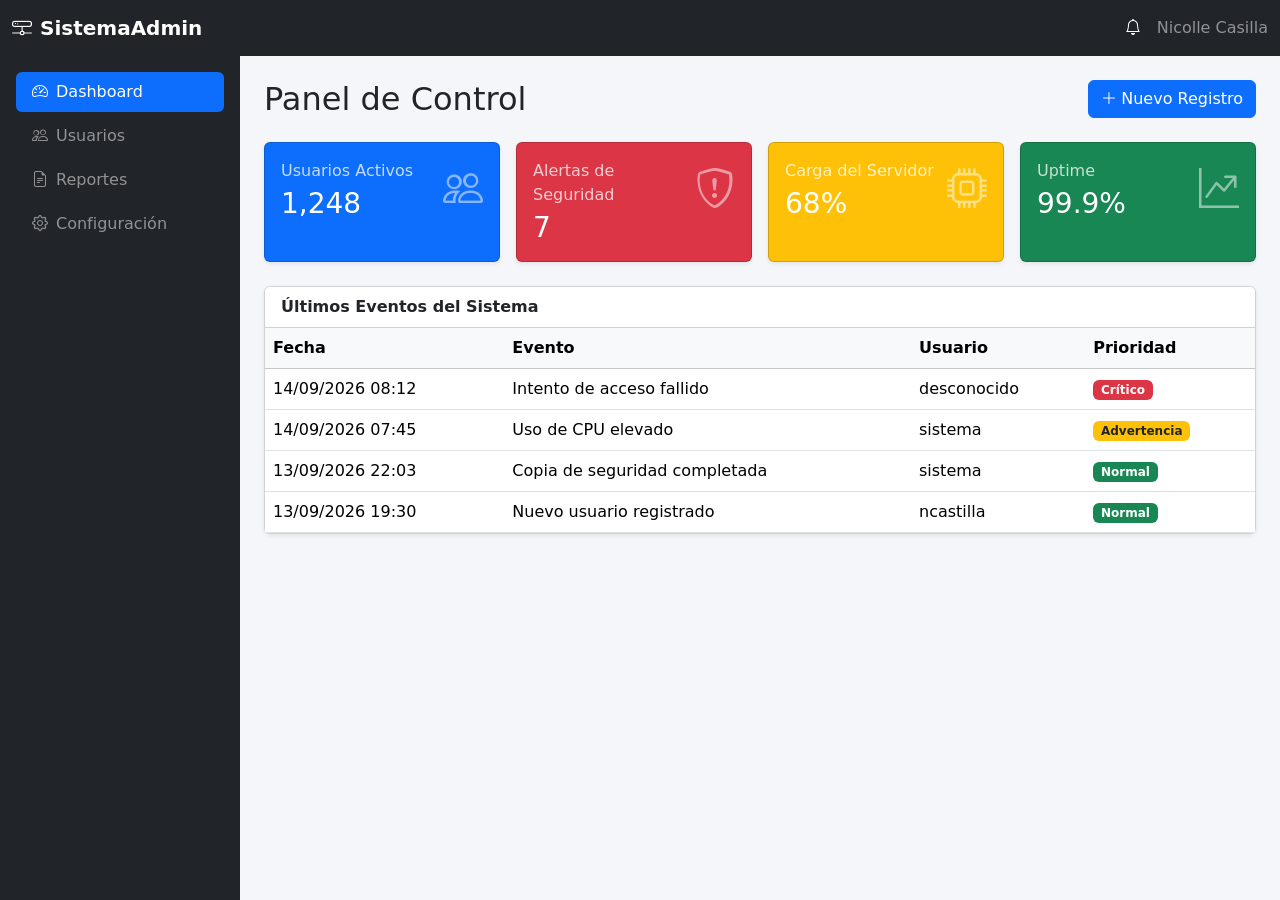
<file: Ejercicios/Ejercicio 01/index.html>
<!DOCTYPE html>
<html lang="es">
<head>
<meta charset="utf-8">
<meta name="viewport" content="width=device-width, initial-scale=1">
<title>Panel de Control | Sistema de Gestión</title>
<link href="https://cdn.jsdelivr.net/npm/bootstrap@5.3.3/dist/css/bootstrap.min.css" rel="stylesheet">
<link href="https://cdn.jsdelivr.net/npm/bootstrap-icons@1.11.3/font/bootstrap-icons.css" rel="stylesheet">
<style>
 
  body { padding-top: 56px; background-color: #f4f6f9; }
  #sidebar {
    position: fixed;
    top: 56px;
    bottom: 0;
    left: 0;
    width: 240px;
    overflow-y: auto;
  }
  main { margin-left: 0; }
  @media (min-width: 992px) {
    main { margin-left: 240px; }
  }
</style>
</head>
<body>

<nav class="navbar navbar-dark bg-dark fixed-top">
  <div class="container-fluid">
    <button class="btn btn-outline-light d-lg-none me-2" type="button"
            data-bs-toggle="offcanvas" data-bs-target="#sidebarOffcanvas" aria-controls="sidebarOffcanvas">
      <i class="bi bi-list"></i>
    </button>
    <a class="navbar-brand fw-bold" href="#">
      <i class="bi bi-hdd-network me-2"></i>SistemaAdmin
    </a>
    <div class="d-flex align-items-center gap-3">
      <i class="bi bi-bell text-white"></i>
      <span class="navbar-text text-white-50">Nicolle Casilla</span>
    </div>
  </div>
</nav>

<div id="sidebar" class="d-none d-lg-block bg-dark text-white p-3">
  <ul class="nav nav-pills flex-column mb-auto">
    <li class="nav-item"><a href="#" class="nav-link active text-white mb-1"><i class="bi bi-speedometer2 me-2"></i>Dashboard</a></li>
    <li class="nav-item"><a href="#" class="nav-link text-white-50 mb-1"><i class="bi bi-people me-2"></i>Usuarios</a></li>
    <li class="nav-item"><a href="#" class="nav-link text-white-50 mb-1"><i class="bi bi-file-earmark-text me-2"></i>Reportes</a></li>
    <li class="nav-item"><a href="#" class="nav-link text-white-50 mb-1"><i class="bi bi-gear me-2"></i>Configuración</a></li>
  </ul>
</div>

<div class="offcanvas offcanvas-start bg-dark text-white d-lg-none" tabindex="-1" id="sidebarOffcanvas">
  <div class="offcanvas-header">
    <h5 class="offcanvas-title">Menú</h5>
    <button type="button" class="btn-close btn-close-white" data-bs-dismiss="offcanvas"></button>
  </div>
  <div class="offcanvas-body">
    <ul class="nav nav-pills flex-column">
      <li class="nav-item"><a href="#" class="nav-link active text-white mb-1"><i class="bi bi-speedometer2 me-2"></i>Dashboard</a></li>
      <li class="nav-item"><a href="#" class="nav-link text-white-50 mb-1"><i class="bi bi-people me-2"></i>Usuarios</a></li>
      <li class="nav-item"><a href="#" class="nav-link text-white-50 mb-1"><i class="bi bi-file-earmark-text me-2"></i>Reportes</a></li>
      <li class="nav-item"><a href="#" class="nav-link text-white-50 mb-1"><i class="bi bi-gear me-2"></i>Configuración</a></li>
    </ul>
  </div>
</div>

<main class="p-4">
  <div class="d-flex justify-content-between align-items-center mb-4">
    <h2 class="mb-0">Panel de Control</h2>
    <button class="btn btn-primary" data-bs-toggle="modal" data-bs-target="#modalRegistro">
      <i class="bi bi-plus-lg me-1"></i>Nuevo Registro
    </button>
  </div>

  <div class="row g-3 mb-4">
    <div class="col-12 col-md-6 col-lg-3">
      <div class="card text-white bg-primary shadow-sm h-100">
        <div class="card-body">
          <div class="d-flex justify-content-between">
            <div>
              <p class="mb-1 opacity-75">Usuarios Activos</p>
              <h3 class="mb-0">1,248</h3>
            </div>
            <i class="bi bi-people fs-1 opacity-50"></i>
          </div>
        </div>
      </div>
    </div>
    <div class="col-12 col-md-6 col-lg-3">
      <div class="card text-white bg-danger shadow-sm h-100">
        <div class="card-body">
          <div class="d-flex justify-content-between">
            <div>
              <p class="mb-1 opacity-75">Alertas de Seguridad</p>
              <h3 class="mb-0">7</h3>
            </div>
            <i class="bi bi-shield-exclamation fs-1 opacity-50"></i>
          </div>
        </div>
      </div>
    </div>
    <div class="col-12 col-md-6 col-lg-3">
      <div class="card text-white bg-warning shadow-sm h-100">
        <div class="card-body">
          <div class="d-flex justify-content-between">
            <div>
              <p class="mb-1 opacity-75">Carga del Servidor</p>
              <h3 class="mb-0">68%</h3>
            </div>
            <i class="bi bi-cpu fs-1 opacity-50"></i>
          </div>
        </div>
      </div>
    </div>
    <div class="col-12 col-md-6 col-lg-3">
      <div class="card text-white bg-success shadow-sm h-100">
        <div class="card-body">
          <div class="d-flex justify-content-between">
            <div>
              <p class="mb-1 opacity-75">Uptime</p>
              <h3 class="mb-0">99.9%</h3>
            </div>
            <i class="bi bi-graph-up-arrow fs-1 opacity-50"></i>
          </div>
        </div>
      </div>
    </div>
  </div>

  <div class="card shadow-sm">
    <div class="card-header bg-white fw-semibold">Últimos Eventos del Sistema</div>
    <div class="table-responsive">
      <table class="table table-hover mb-0 align-middle">
        <thead class="table-light">
          <tr>
            <th>Fecha</th>
            <th>Evento</th>
            <th>Usuario</th>
            <th>Prioridad</th>
          </tr>
        </thead>
        <tbody>
          <tr>
            <td>14/09/2026 08:12</td>
            <td>Intento de acceso fallido</td>
            <td>desconocido</td>
            <td><span class="badge bg-danger">Crítico</span></td>
          </tr>
          <tr>
            <td>14/09/2026 07:45</td>
            <td>Uso de CPU elevado</td>
            <td>sistema</td>
            <td><span class="badge bg-warning text-dark">Advertencia</span></td>
          </tr>
          <tr>
            <td>13/09/2026 22:03</td>
            <td>Copia de seguridad completada</td>
            <td>sistema</td>
            <td><span class="badge bg-success">Normal</span></td>
          </tr>
          <tr>
            <td>13/09/2026 19:30</td>
            <td>Nuevo usuario registrado</td>
            <td>ncastilla</td>
            <td><span class="badge bg-success">Normal</span></td>
          </tr>
        </tbody>
      </table>
    </div>
  </div>
</main>

<div class="modal fade" id="modalRegistro" tabindex="-1" aria-hidden="true">
  <div class="modal-dialog modal-dialog-centered">
    <div class="modal-content">
      <div class="modal-header">
        <h5 class="modal-title">Nuevo Registro</h5>
        <button type="button" class="btn-close" data-bs-dismiss="modal"></button>
      </div>
      <div class="modal-body">
        <form>
          <div class="mb-3">
            <label for="nombreEvento" class="form-label">Nombre del evento</label>
            <input type="text" class="form-control" id="nombreEvento" placeholder="Ej. Mantenimiento programado">
          </div>
          <div class="mb-3">
            <label for="prioridadEvento" class="form-label">Prioridad</label>
            <select class="form-select" id="prioridadEvento">
              <option value="normal">Normal</option>
              <option value="advertencia">Advertencia</option>
              <option value="critico">Crítico</option>
            </select>
          </div>
          <div class="mb-3">
            <label for="descripcionEvento" class="form-label">Descripción</label>
            <textarea class="form-control" id="descripcionEvento" rows="3"></textarea>
          </div>
        </form>
      </div>
      <div class="modal-footer">
        <button type="button" class="btn btn-secondary" data-bs-dismiss="modal">Cancelar</button>
        <button type="button" class="btn btn-primary">Guardar Registro</button>
      </div>
    </div>
  </div>
</div>

<script src="https://cdn.jsdelivr.net/npm/bootstrap@5.3.3/dist/js/bootstrap.bundle.min.js"></script>
</body>
</html>
</file>
